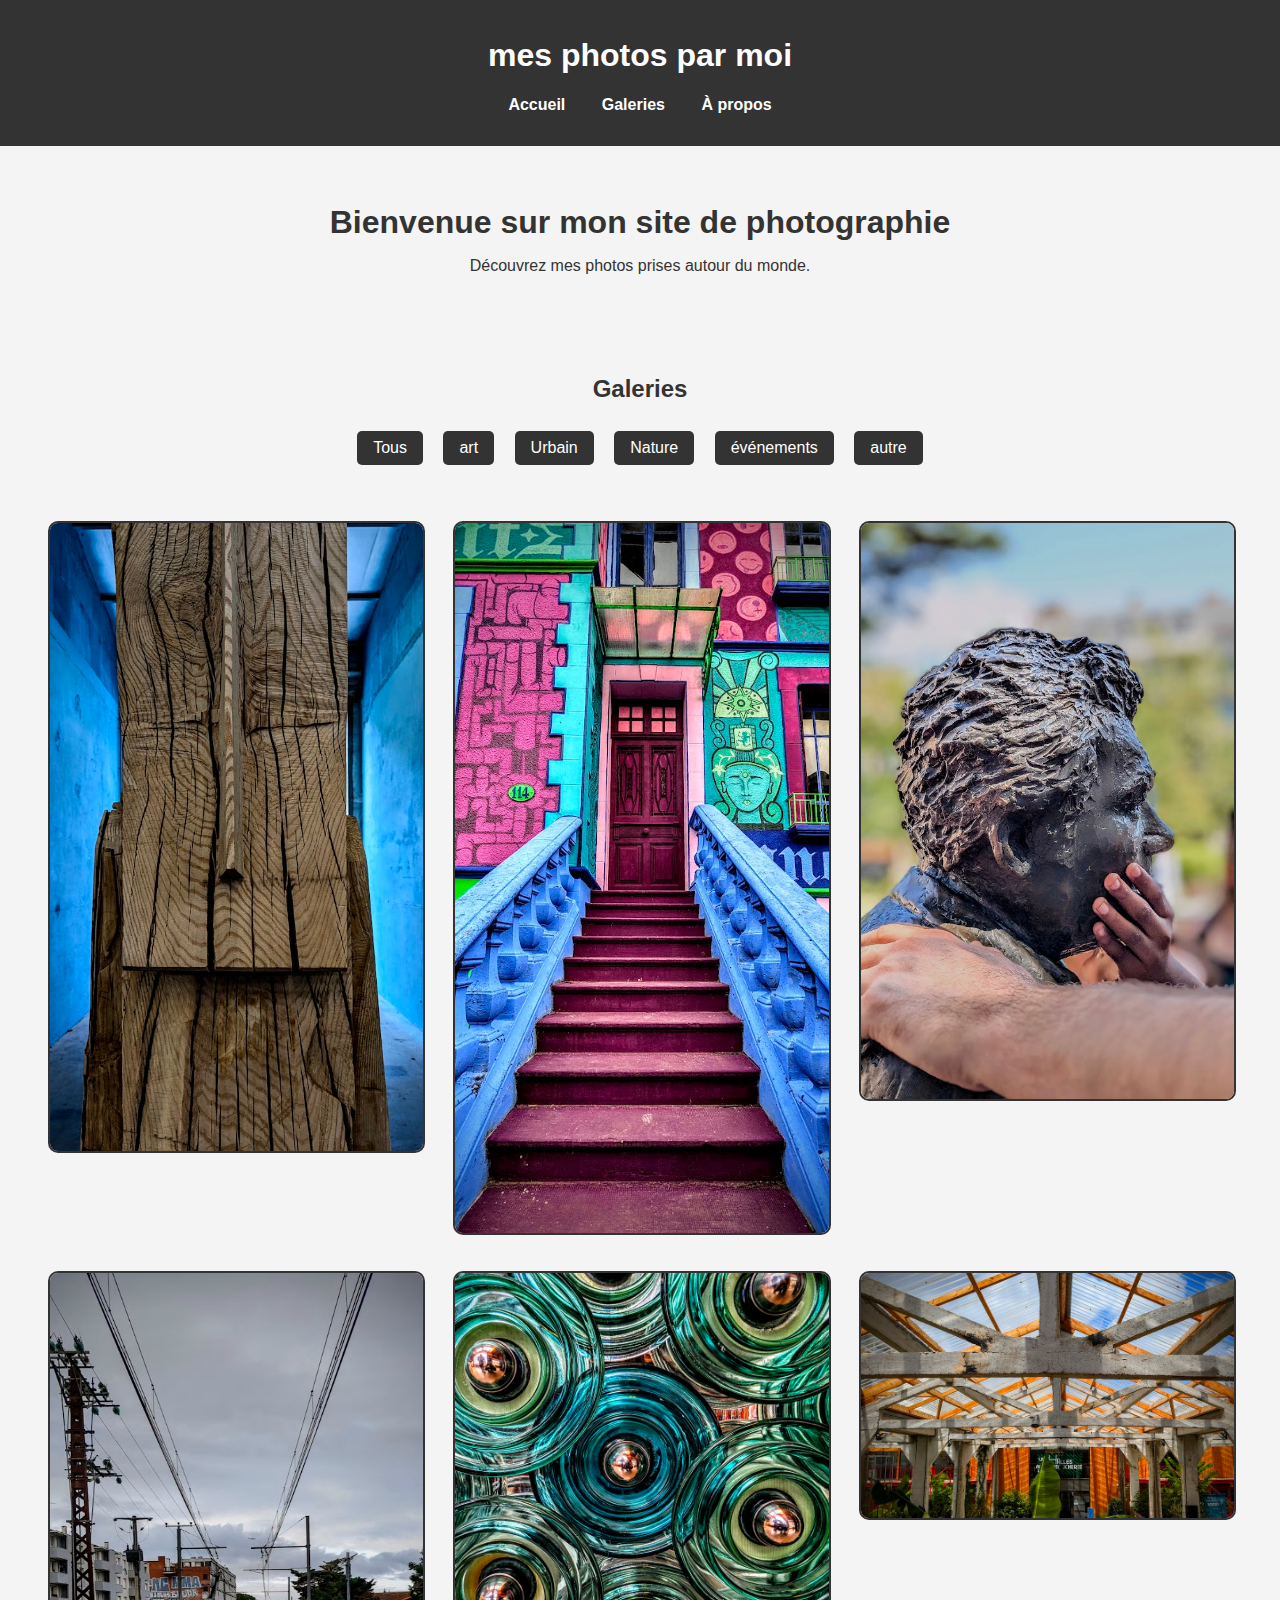
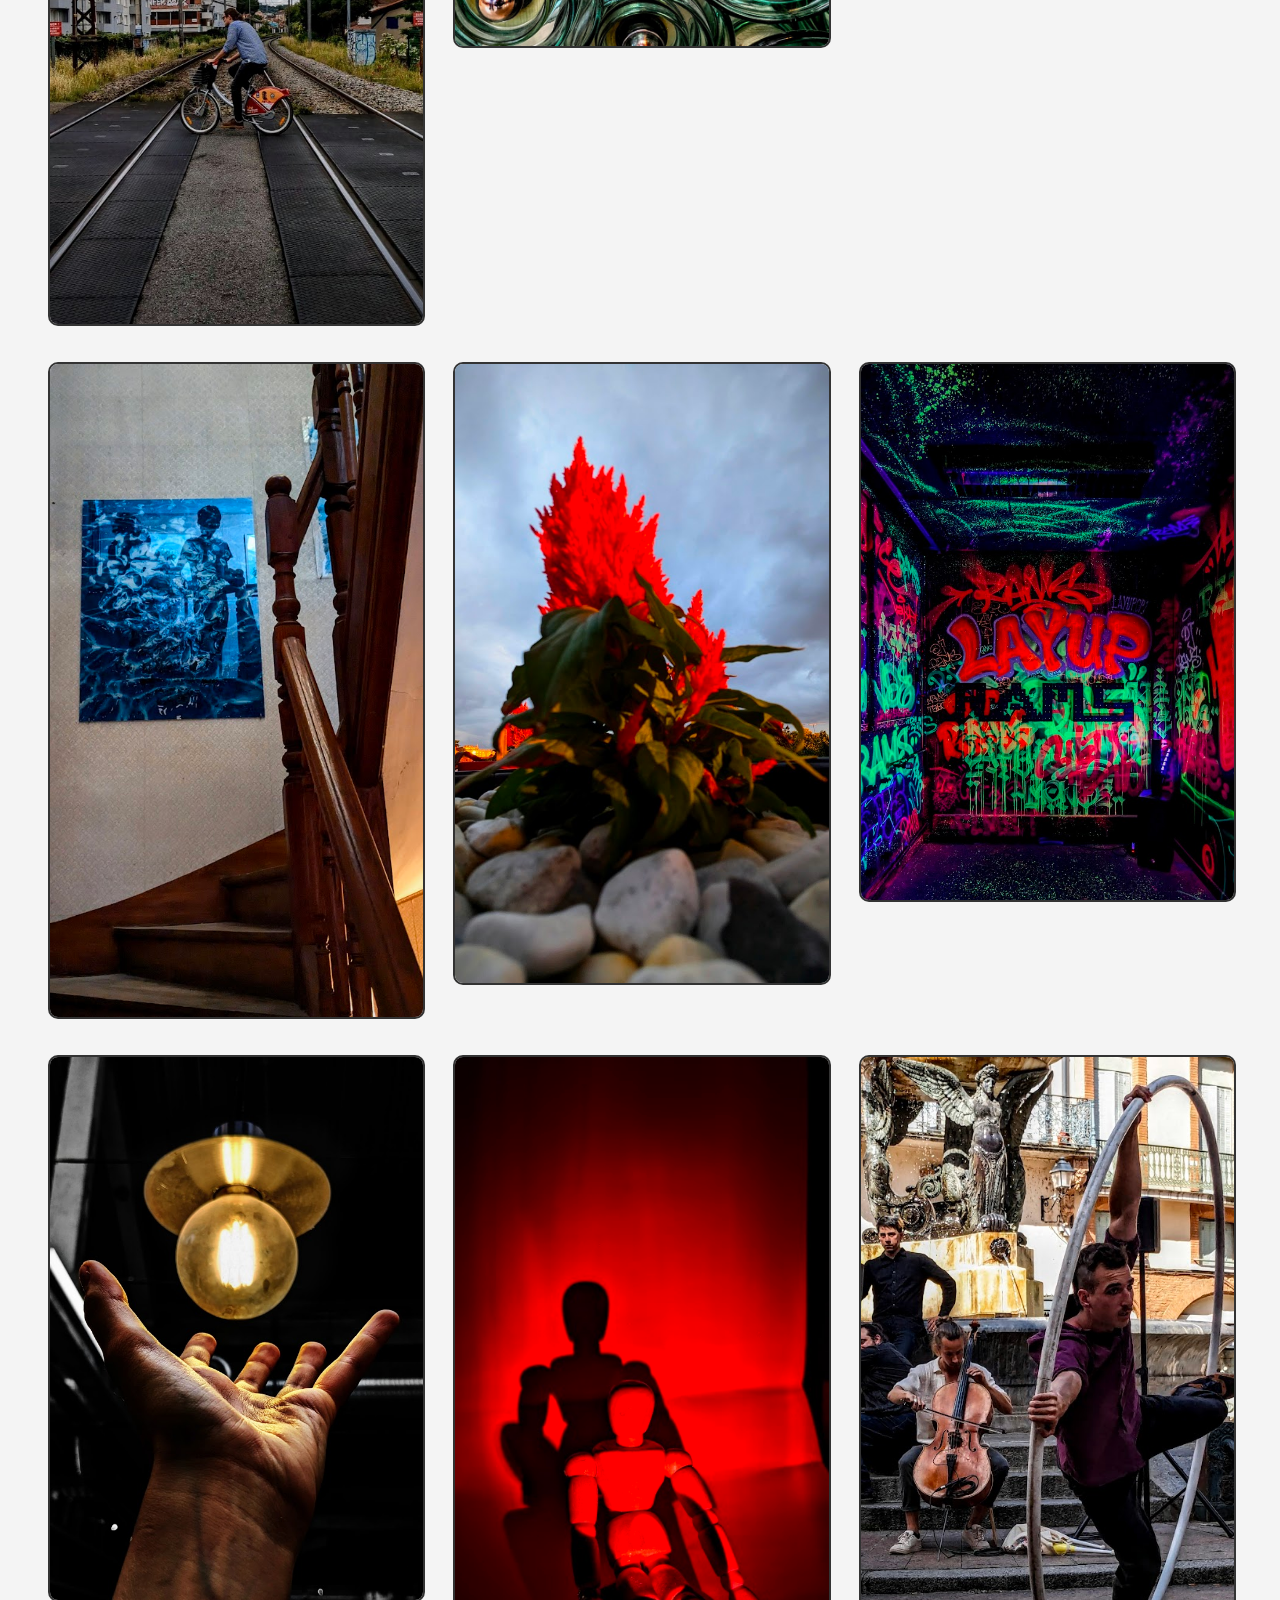
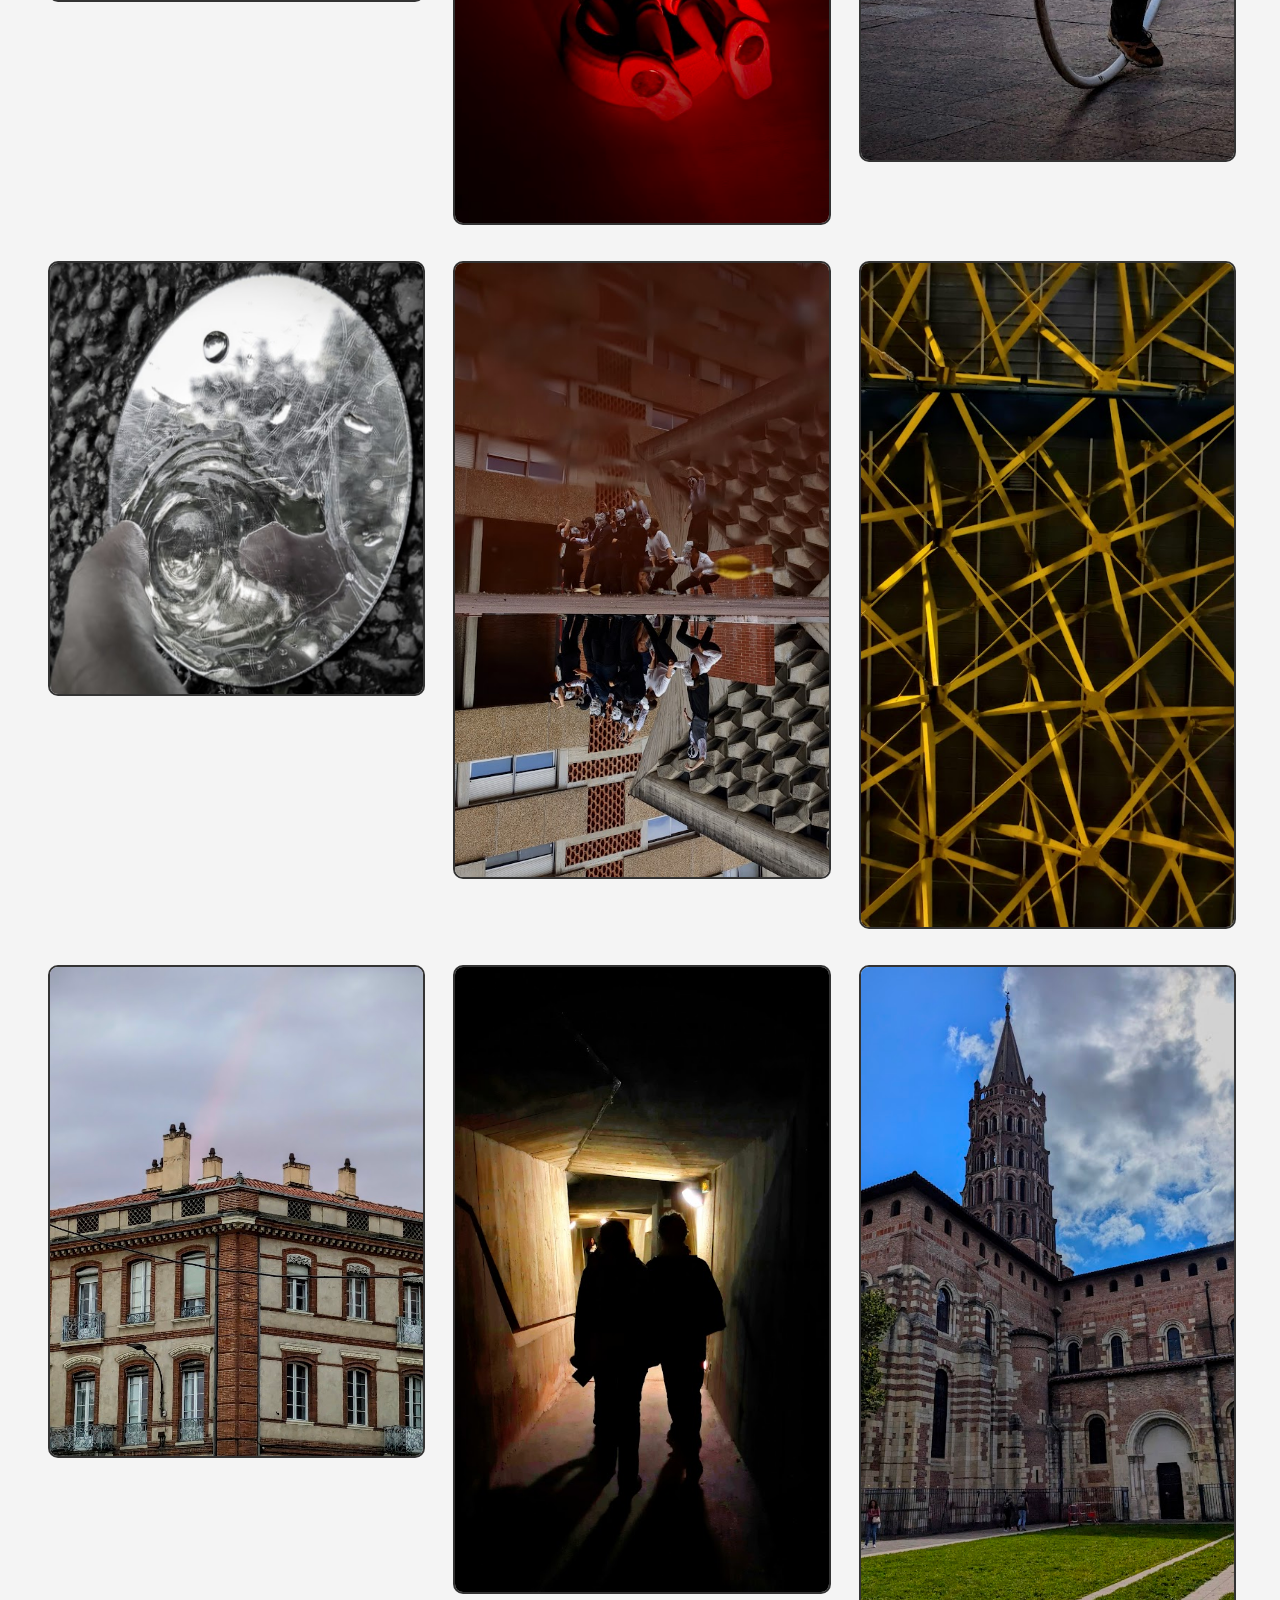
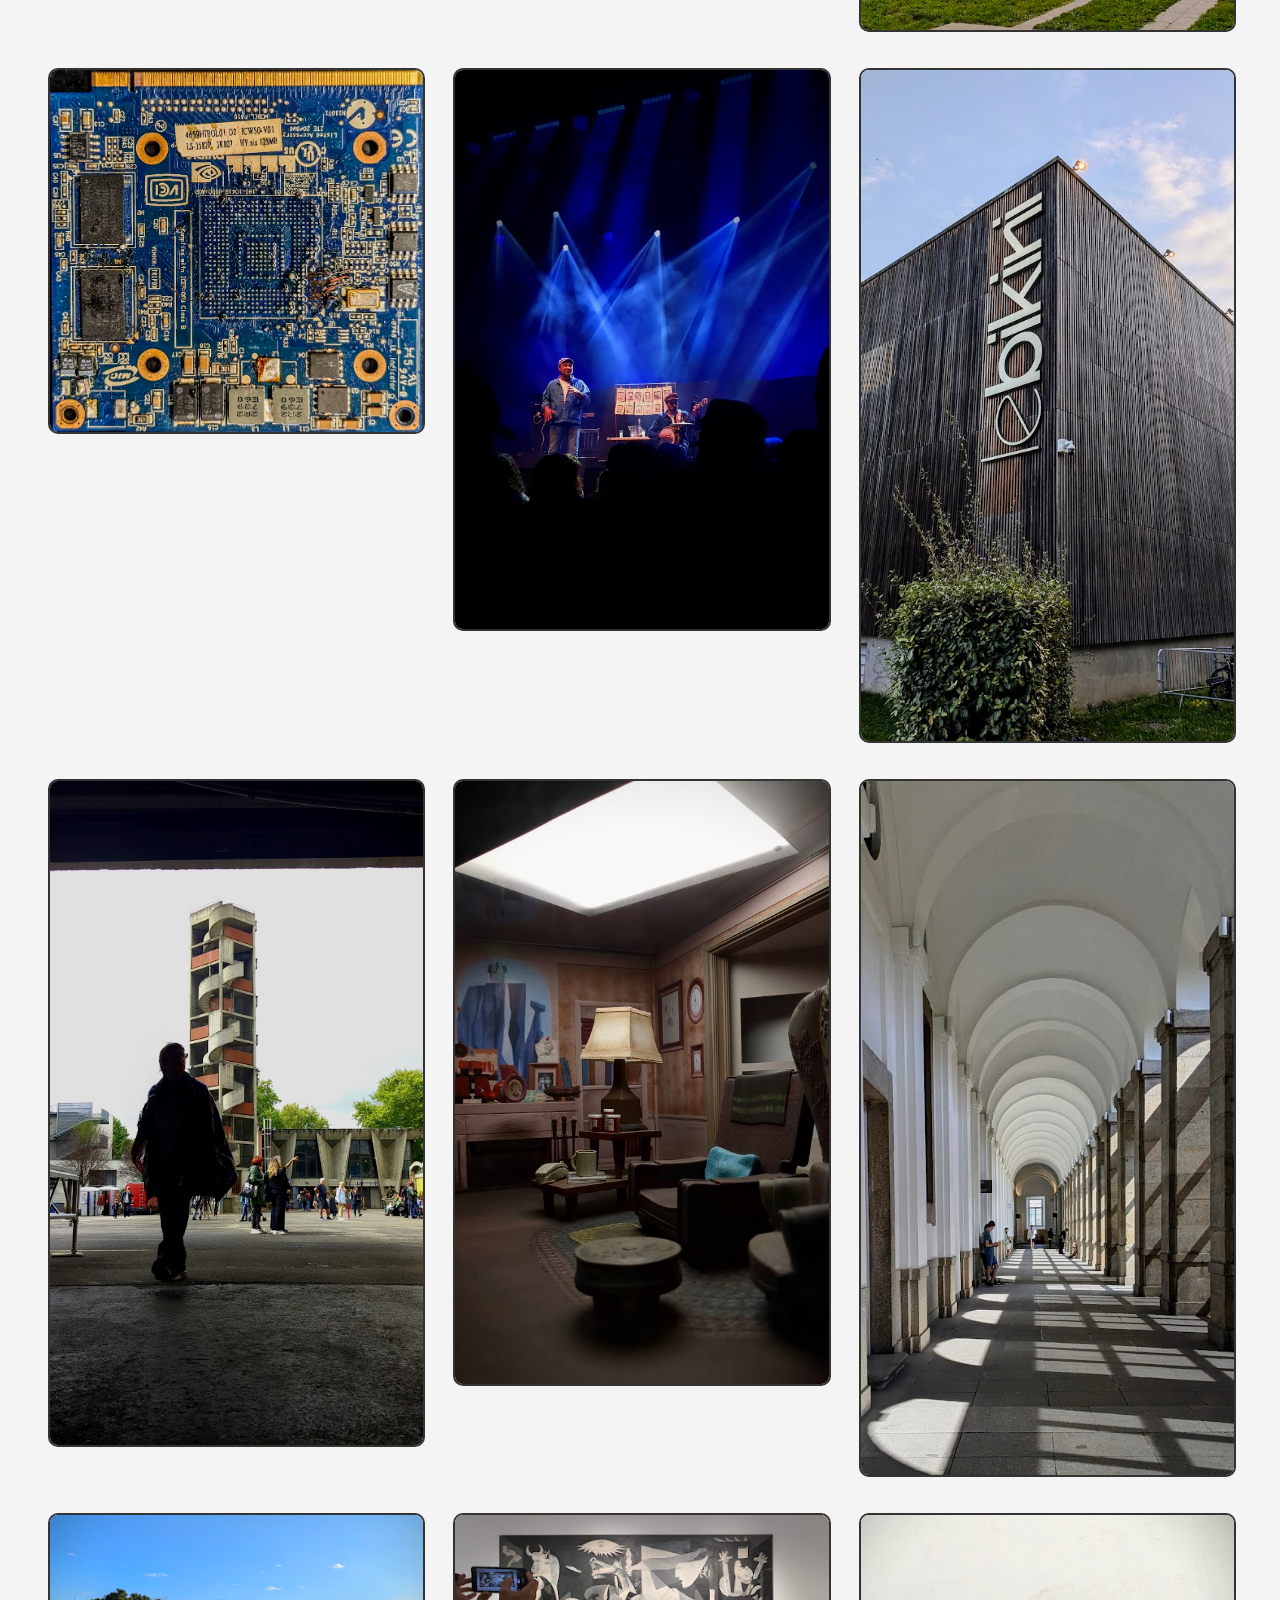
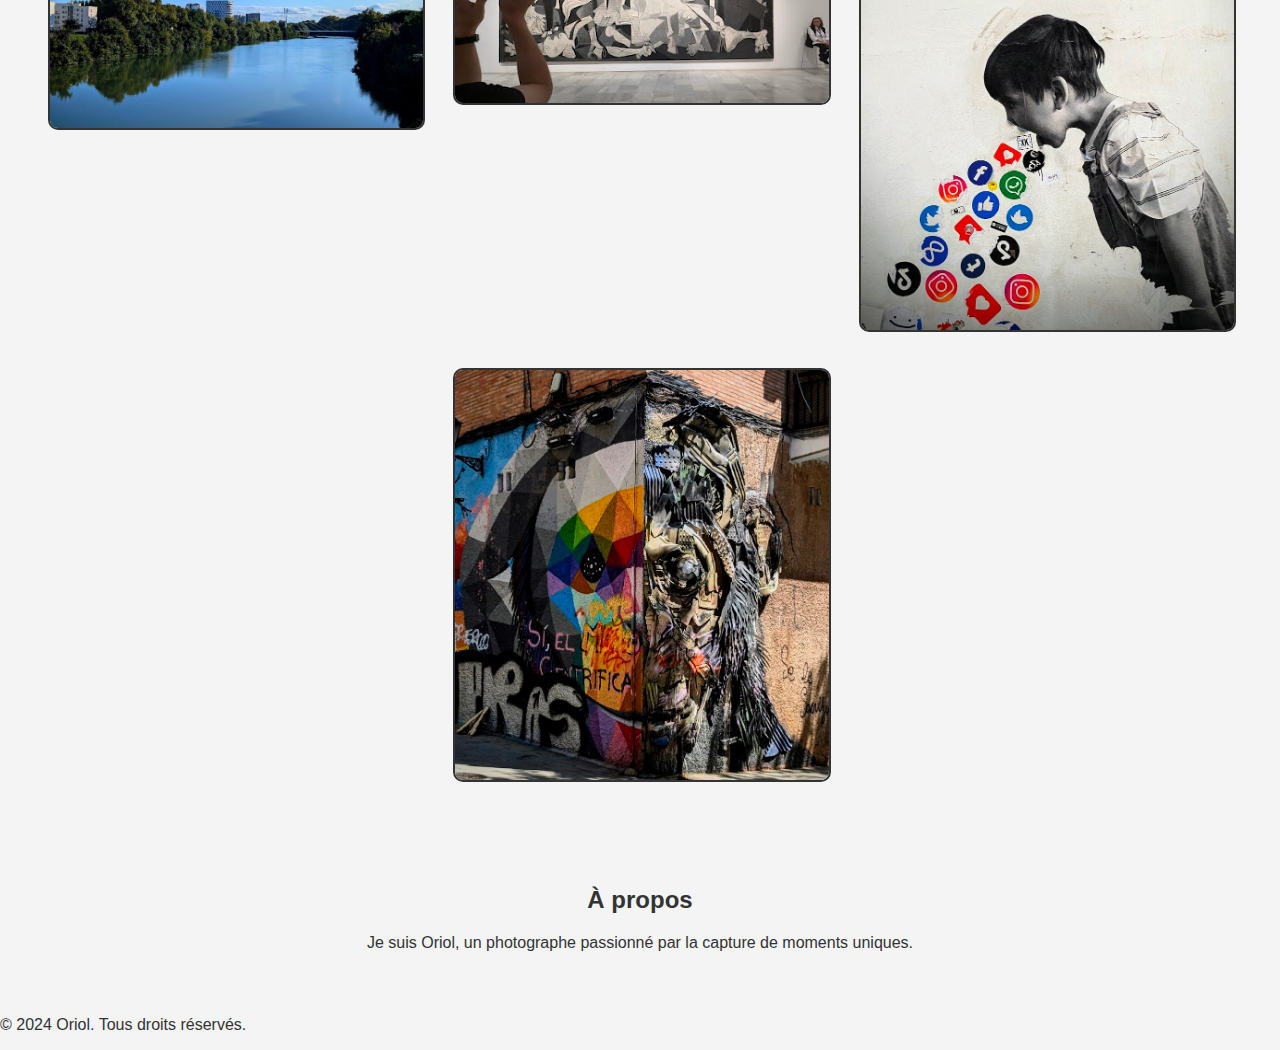
<file: index.html>
<!DOCTYPE html>
<html lang="fr">

<head>
  <meta charset="UTF-8">
  <meta name="viewport" content="width=device-width, initial-scale=1.0">
  <meta name="google-site-verification" content="pyejXlLC5PNELI3JC4WtoEYe77EGWtEVtbE62ND1xTU" />
  <title>mes photos par moi</title>
  <link rel="stylesheet" href="style.css">
  <link rel="shortcut icon" href="vlogo/logo.png" type="image/x-icon">

</head>

<body>
  <!-- En-tête -->
  <header>
    <h1>mes photos par moi</h1>
    <nav>
      <ul>
        <li><a href="#accueil">Accueil</a></li>
        <li><a href="#galeries">Galeries</a></li>
        <li><a href="#a-propos">À propos</a></li>
      </ul>
    </nav>
  </header>

  <!-- Page d'accueil -->
  <section id="accueil">
    <h2>Bienvenue sur mon site de photographie</h2>
    <p>Découvrez mes photos prises autour du monde.</p>

  </section>

  <!-- Galeries -->
  <section id="galeries">
    <h2>Galeries</h2>
    <div class="filter-buttons">
      <button onclick="filterSelection('all')">Tous</button>
      <button onclick="filterSelection('art')">art</button>
      <button onclick="filterSelection('urbain')">Urbain</button>
      <button onclick="filterSelection('nature')">Nature</button>
      <button onclick="filterSelection('event')">événements</button>
      <button onclick="filterSelection('autre')">autre</button>

    </div>

    <div class="gallery">
      <div class="photo art">
        <img src="img/street-art.jpg" alt="layup" onclick="openModal(this)">
      </div>
      
      <div class="photo urbain, photo art">
        <img src="img/babayaga.jpg" alt="babayaga" onclick="openModal(this)">
      </div>
      
      <div class="photo urbain">
        <img src="img/nougaro.jpg" alt="claude nougaro" onclick="openModal(this)">
      </div>
      
      <div class="photo autre">
        <img src="img/voie-feree.jpg" alt="voie feree" onclick="openModal(this)">
      </div>
      
      <div class="photo urbain">
        <img src="img/cartoucherelibrairie.jpg" alt="librairie de la cartoucherie" onclick="openModal(this)">
      </div>
      
      <div class="photo urbain">
        <img src="img/cartoucherie.jpg" alt="cartoucherie" onclick="openModal(this)">
      </div>
      
      <div class="photo art">
        <img src="img/escalier_reflet.jpg" alt="reflet dans un cadre des escaliers" onclick="openModal(this)">
      </div>
      
      <div class="photo nature">
        <img src="img/fleur.jpg" alt="fleur" onclick="openModal(this)">
      </div>
      
      <div class="photo urbain, photo art">
        <img src="img/layup.jpg" alt="expo layup" onclick="openModal(this)">
      </div>
      
      <div class="photo autre">
        <img src="img/mainlumiere.jpg" alt="main et lumiere" onclick="openModal(this)">
      </div>
      
      <div class="photo autre">
        <img src="img/manequin.jpg" alt="manequin" onclick="openModal(this)">
      </div>
      
      <div class="photo urbain">
        <img src="img/patrimoine_toulouse.jpg" alt="visite du patrimoine de toulouse" onclick="openModal(this)">
      </div>
      
      <div class="photo autre">
        <img src="img/reflet.jpg" alt="reflet" onclick="openModal(this)">
      </div>

      <div class="photo event">
        <img src="img/danse_vion.jpg" alt="visite de la caserne vion en danse" onclick="openModal(this)">
      </div>
      
      <div class="photo event">
        <img src="img/toit_vion.jpg" alt="toit du gymnase de la caserne vion" onclick="openModal(this)">
      </div>

      <div class="photo urbain">
        <img src="img/arcenciel.jpg" alt="maison avec arc en ciel dessus" onclick="openModal(this)">
      </div>

      <div class="photo event">
        <img src="img/monument_morts.jpg" alt="monument au morts a l'occasion des journées du patrimoine" onclick="openModal(this)">
      </div>

      <div class="photo urbain">
        <img src="img/stsernin.jpg" alt="cathédrale saint Sernin" onclick="openModal(this)">
      </div>

      <div class="photo autre">
        <img src="img/pcb.jpg" alt="pcb au laas" onclick="openModal(this)">
      </div>

      <div class="photo event">
        <img src="img/massilia.jpg" alt="concert des 40ans de massilia soud system" onclick="openModal(this)">
      </div>

      <div class="photo urbain">
        <img src="img/bikini.jpg" alt="entrée du bikini" onclick="openModal(this)">
      </div>

      <div class="photo urbain">
        <img src="img/toursechage.jpg" alt="pcb au laas" onclick="openModal(this)">
      </div>

      <div class="photo art">
        <img src="img/pixar.jpg" alt="expo pixar a madrid" onclick="openModal(this)">
      </div>

      <div class="photo urbain">
        <img src="img/reinasofia.jpg" alt="couloir du reina sofia" onclick="openModal(this)">
      </div>

      <div class="photo nature">
        <img src="img/garonne.jpg" alt="garonne et passerelle pierre de couberin" onclick="openModal(this)">
      </div>

      <div class="photo art">
        <img src="img/guernica.jpg" alt="guernica au reina sofia" onclick="openModal(this)">
      </div>

      <div class="photo art">
        <img src="img/enfant_madrid.jpg" alt="street art madrid" onclick="openModal(this)">
      </div>

      <div class="photo art">
        <img src="img/gorille_madrid.jpg" alt="guernica au reina sofia" onclick="openModal(this)">
      </div>

      

  </section>

  <div id="myModal" class="modal">
    <span class="close" onclick="closeModal()">&times;</span>
    <img class="modal-content" id="img01">
    <a id="downloadButton" class="download-button" href="#" download>Télécharger</a>
  </div>

  <!-- À propos -->
  <section id="a-propos">
    <h2>À propos</h2>
    <p>Je suis Oriol, un photographe passionné par la capture de moments uniques.</p>
  </section>


  <!-- Pied de page -->

  <p>&copy; 2024 Oriol. Tous droits réservés.</p>


  <script src="script.js"></script>
</body>

</html>
</file>
<file: style.css>
body {
  font-family: Arial, sans-serif;
  margin: 0;
  padding: 0;
  background-color: #f4f4f4;
  color: #333;
}

header {
  background-color: #333;
  color: white;
  padding: 1em 0;
  text-align: center;
}

nav ul {
  list-style: none;
  padding: 0;
  text-align: center;
}

nav ul li {
  display: inline;
  margin: 0 1em;
}

nav ul li a {
  color: white;
  text-decoration: none;
  font-weight: bold;
}

section {
  padding: 2em;
  text-align: center;
}

#accueil h2 {
  font-size: 2em;
  margin-bottom: 0.5em;
}



.filter-buttons {
  text-align: center;
  margin-bottom: 2em;
}

.filter-buttons button {
  background-color: #333;
  color: white;
  border: none;
  padding: 0.5em 1em;
  margin: 0.5em;
  cursor: pointer;
  border-radius: 5px;
  font-size: 1em;
}

.filter-buttons button:hover {
  background-color: #555;
}

.photo {
  display: none;
  margin: 1em;
}

.photo img {
  width: 25%;
  height: auto;
  border: 2px solid #333;
  border-radius: 10px;
}

.download a {
  display: inline-block;
  margin: 1em 0;
  padding: 0.5em 1em;
  background-color: #333;
  color: white;
  text-decoration: none;
  border-radius: 5px;
  font-size: 1em;
}

.download a:hover {
  background-color: #555;
}

footer {
  background-color: #333;
  color: white;
  padding: 1em 0;
  text-align: center;
  position: fixed;
  bottom: 0;
  width: 100%;
}

footer ul {
  list-style: none;
  padding: 0;
  text-align: center;
}

footer ul li {
  display: inline;
  margin: 0 1em;
}

footer ul li a {
  color: white;
  text-decoration: none;
}

/* lignes */

.galerie-apercu {
  display: flex;
  justify-content: center;
  flex-wrap: wrap;
}

.galerie-apercu img {
  margin: 1em;
  width: calc(33.33% - 2em); /* Trois images par ligne avec des marges */
  height: auto;
  object-fit: cover;
  border: 2px solid #333;
  border-radius: 10px;
}

.gallery {
  display: flex;
  flex-wrap: wrap;
  justify-content: center;
}

.photo {
  display: none;
  margin: 1em;
  width: calc(33.33% - 2em); /* Trois images par ligne avec des marges */
}

.photo img {
  width: 100%;
  height: auto;
  border: 2px solid #333;
  border-radius: 10px;
}

/* Styles pour le modal */
.modal {
  display: none;
  position: fixed;
  z-index: 1;
  left: 0;
  top: 0;
  width: 100%;
  height: 100%;
  overflow: auto;
  background-color: rgba(0, 0, 0, 0.8);
}

.modal-content {
  margin: auto;
  display: block;
  width: 80%;
  max-width: 700px;
}

.close {
  position: absolute;
  top: 15px;
  right: 35px;
  color: #fff;
  font-size: 40px;
  font-weight: bold;
  cursor: pointer;
}

.close:hover,
.close:focus {
  color: #bbb;
  text-decoration: none;
  cursor: pointer;
}

.download-button {
  position: absolute;
  top: 60px;
  right: 35px;
  background-color: #333;
  color: white;
  border: none;
  padding: 0.5em 1em;
  cursor: pointer;
  border-radius: 5px;
  font-size: 1em;
  text-decoration: none;
}

.download-button:hover {
  background-color: #555;
}

@media only screen and (max-width: 700px) {
  .modal-content {
    width: 100%;
  }

  .download-button {
    top: 45px;
    right: 15px;
  }
}
</file>
